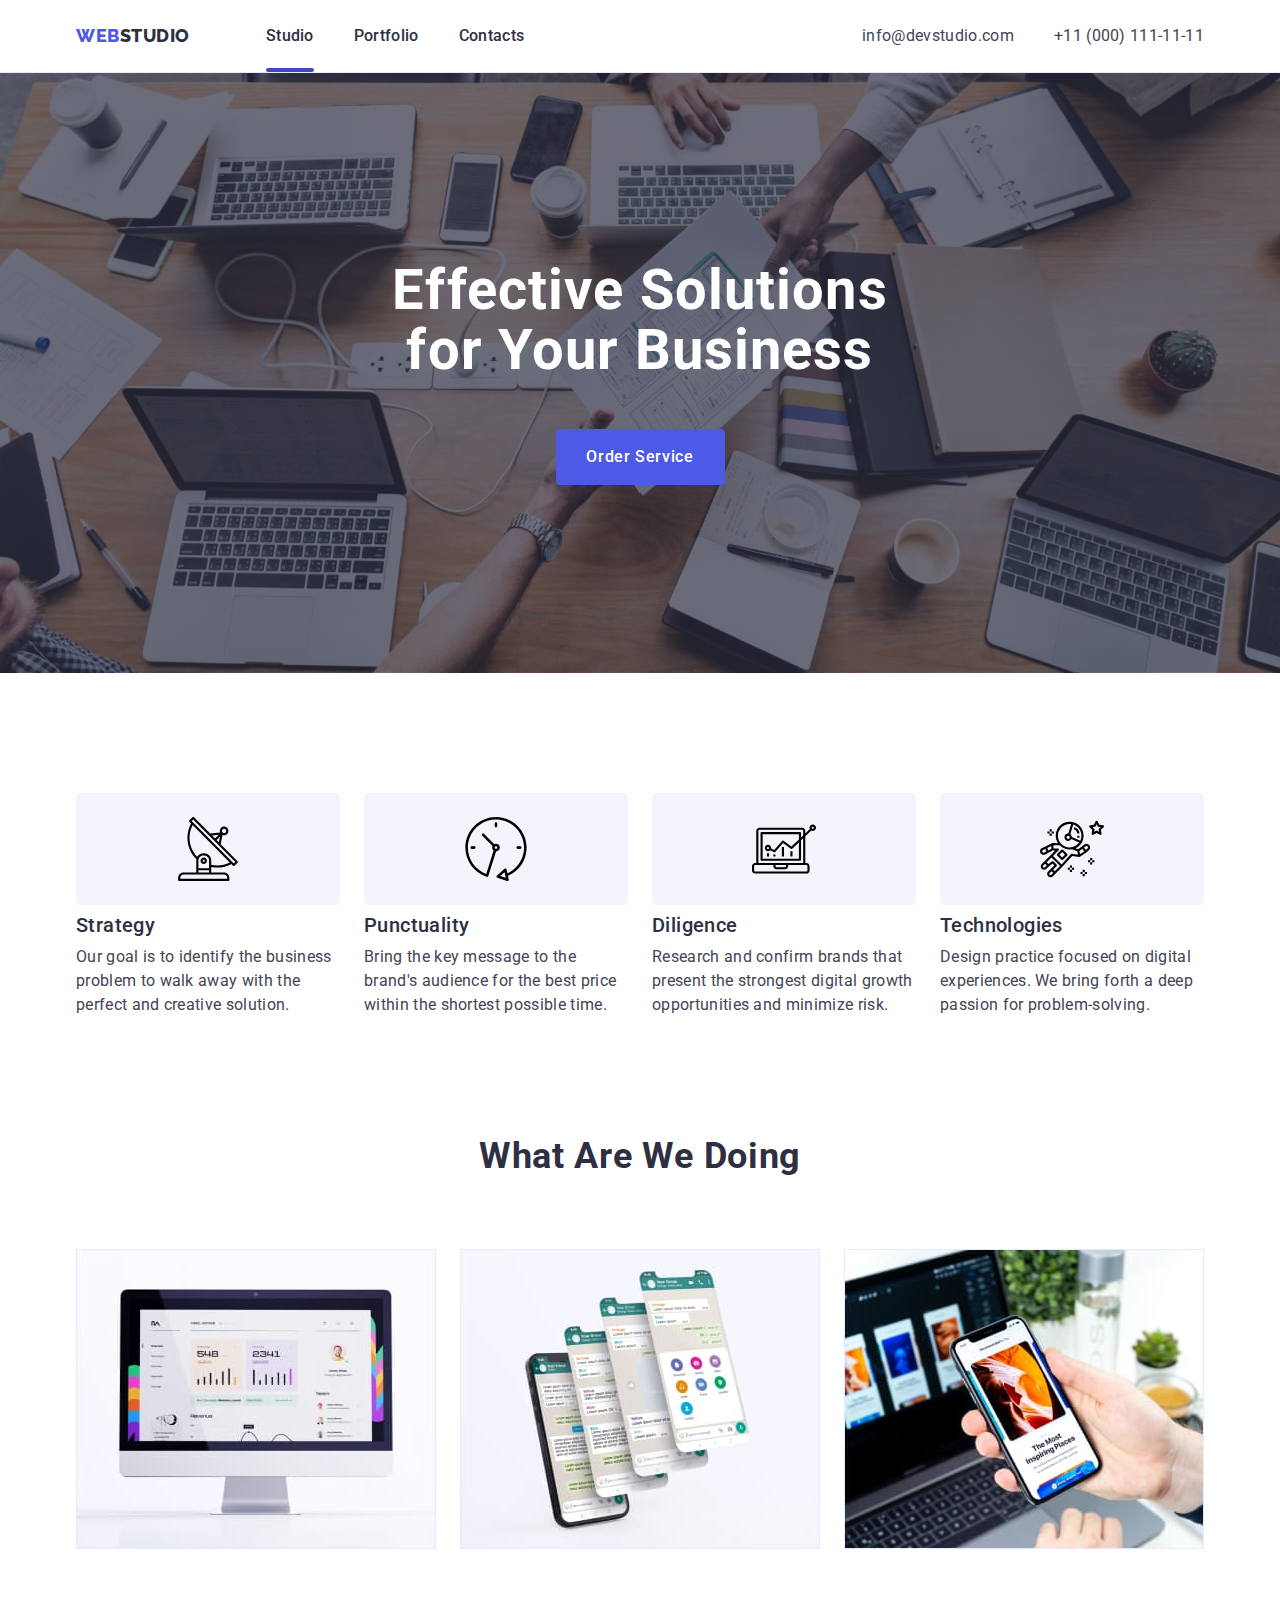
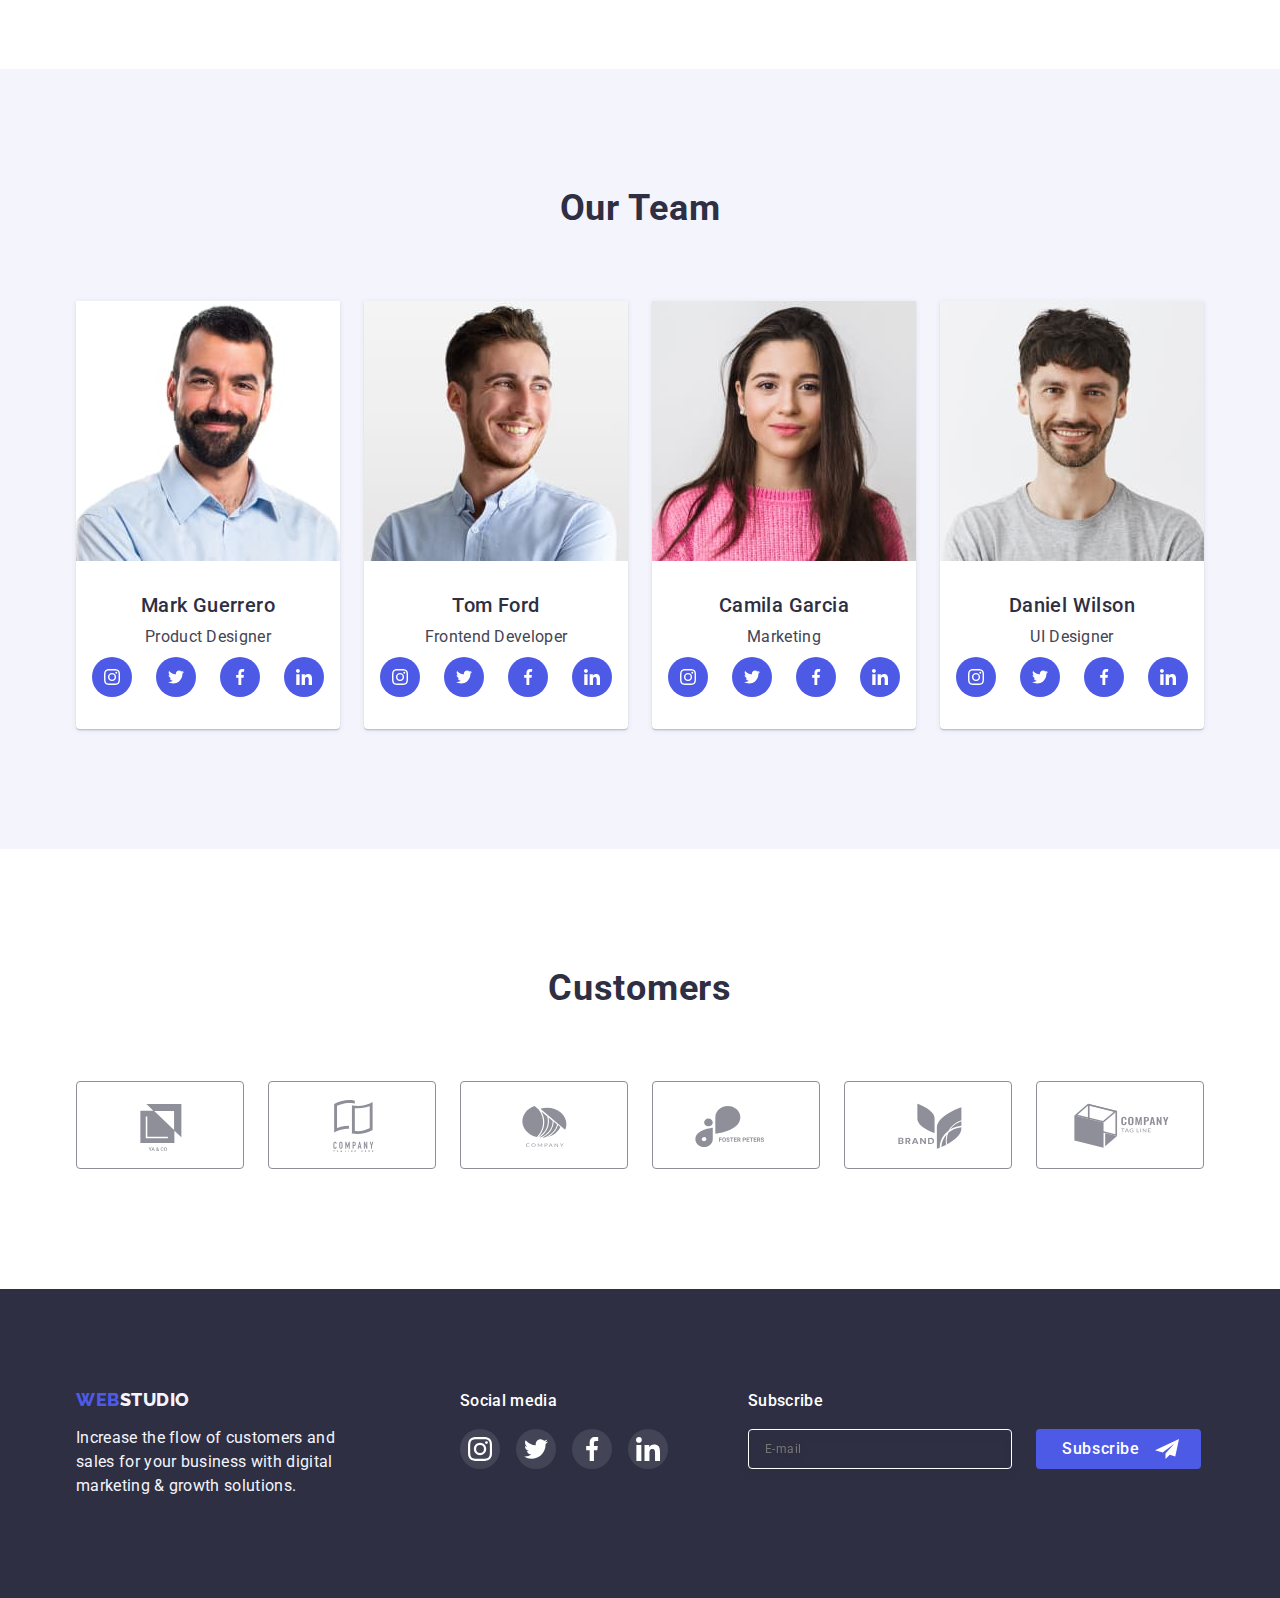
<file: index.html>
<!DOCTYPE html>
<html lang="en">
  <head>
    <meta charset="UTF-8" />
    <meta http-equiv="X-UA-Compatible" content="IE=edge" />
    <meta name="viewport" content="width=device-width, initial-scale=1.0" />
    <title>Studio</title>
    <link rel="preconnect" href="https://fonts.googleapis.com" />
    <link rel="preconnect" href="https://fonts.gstatic.com" crossorigin />
    <link
      href="https://fonts.googleapis.com/css2?family=Raleway:wght@800&family=Roboto:wght@400;500;700;900&display=swap"
      rel="stylesheet"
    />
    <link
      rel="stylesheet"
      href="https://cdnjs.cloudflare.com/ajax/libs/modern-normalize/1.1.0/modern-normalize.min.css"
    />
    <link rel="stylesheet" href="./css/styles.css" />
  </head>
  <body>
    <header class="header">
      <div class="container header-container">
        <nav class="nav">
          <a href="./index.html" class="header-logo link"
            >WEB<span class="header-logo-item">Studio</span></a
          >
          <ul class="header-list list">
            <li class="header-item">
              <a class="header-link link current" href="./index.html">Studio</a>
            </li>
            <li class="header-item">
              <a class="header-link link" href="./portfolio.html">Portfolio</a>
            </li>
            <li class="header-item">
              <a class="header-link link" href="">Contacts</a>
            </li>
          </ul>
        </nav>
        <address class="address">
          <ul class="address-list list">
            <li class="address-item">
              <a class="address-link link" href="mailto:info@devstudio.com"
                >info@devstudio.com</a
              >
            </li>
            <li class="address-item">
              <a class="address-link link" href="tel:+110001111111"
                >+11 (000) 111-11-11</a
              >
            </li>
          </ul>
        </address>
      </div>
    </header>
    <main>
      <section class="hero">
        <div class="container">
          <h1 class="hero-title">Effective Solutions for Your Business</h1>
          <button class="hero-btn" data-modal-open type="button">
            Order Service
          </button>
        </div>
      </section>
      <section class="about">
        <div class="container">
          <h2 hidden class="about-title">about</h2>
          <ul class="about-list list">
            <li class="about-item">
              <div class="about-description">
                <div class="about-description-icon">
                  <svg width="64" height="64" class="about-icon">
                    <use href="./images/icons.svg#icon-antenna"></use>
                  </svg>
                </div>
                <h3 class="about-item-title">Strategy</h3>
                <p class="about-item-text">
                  Our goal is to identify the business problem to walk away with
                  the perfect and creative solution.
                </p>
              </div>
            </li>
            <li class="about-item">
              <div class="about-description">
                <div class="about-description-icon">
                  <svg width="64" height="64" class="about-icon">
                    <use href="./images/icons.svg#icon-clock"></use>
                  </svg>
                </div>
                <h3 class="about-item-title">Punctuality</h3>
                <p class="about-item-text">
                  Bring the key message to the brand's audience for the best
                  price within the shortest possible time.
                </p>
              </div>
            </li>
            <li class="about-item">
              <div class="about-description">
                <div class="about-description-icon">
                  <svg width="64" height="64" class="about-icon">
                    <use href="./images/icons.svg#icon-diagram"></use>
                  </svg>
                </div>
                <h3 class="about-item-title">Diligence</h3>
                <p class="about-item-text">
                  Research and confirm brands that present the strongest digital
                  growth opportunities and minimize risk.
                </p>
              </div>
            </li>
            <li class="about-item">
              <div class="about-description">
                <div class="about-description-icon">
                  <svg width="64" height="64" class="about-icon">
                    <use href="./images/icons.svg#icon-astronaut"></use>
                  </svg>
                </div>
                <h3 class="about-item-title">Technologies</h3>
                <p class="about-item-text">
                  Design practice focused on digital experiences. We bring forth
                  a deep passion for problem-solving.
                </p>
              </div>
            </li>
          </ul>
        </div>
      </section>
      <section class="functions">
        <div class="container functions-container">
          <h2 class="functions-title">What are we doing</h2>
          <ul class="functions-list list">
            <li class="functions-item">
              <img
                src="./images/img-computer.jpg"
                alt="computer shows graphics"
                width="360"
                height="300"
              />
            </li>
            <li class="functions-item">
              <img
                src="./images/img-screenlayers.jpg"
                alt="four iphone screens containing messaging content"
                width="360"
                height="300"
              />
            </li>
            <li class="functions-item">
              <img
                src="./images/img-phone.jpg"
                alt="a man holds iphone in his hand"
                width="360"
                height="300"
              />
            </li>
          </ul>
        </div>
      </section>
      <section class="team">
        <div class="container">
          <h2 class="team-title">Our Team</h2>
          <ul class="team-list list">
            <li class="team-list-item">
              <img
                class="team-img"
                src="./images/img-markguerrero.jpg"
                alt="Mark Guerrero portrait photo"
                width="264"
                height="260"
              />
              <div class="team-list-description">
                <h3 class="team-img-name">Mark Guerrero</h3>
                <p class="team-img-text">Product Designer</p>
                <ul class="team-soc-list list">
                  <li class="team-soc-list-item">
                    <a href="" class="team-soc-link link">
                      <svg width="16" height="16" class="team-soc-icon">
                        <use href="./images/icons.svg#icon-instagram"></use>
                      </svg>
                    </a>
                  </li>
                  <li class="team-soc-list-item">
                    <a href="" class="team-soc-link link">
                      <svg width="16" height="16" class="team-soc-icon">
                        <use href="./images/icons.svg#icon-twitter"></use>
                      </svg>
                    </a>
                  </li>
                  <li class="team-soc-list-item">
                    <a href="" class="team-soc-link link">
                      <svg width="16" height="16" class="team-soc-icon">
                        <use href="./images/icons.svg#icon-facebook"></use>
                      </svg>
                    </a>
                  </li>
                  <li class="team-soc-list-item">
                    <a href="" class="team-soc-link link">
                      <svg width="16" height="16" class="team-soc-icon">
                        <use href="./images/icons.svg#icon-linkedin"></use>
                      </svg>
                    </a>
                  </li>
                </ul>
              </div>
            </li>
            <li class="team-list-item">
              <img
                class="team-img"
                src="./images/img-tomford.jpg"
                alt="Tom Ford portrait photo"
                width="264"
                height="260"
              />
              <div class="team-list-description">
                <h3 class="team-img-name">Tom Ford</h3>
                <p class="team-img-text">Frontend Developer</p>
                <ul class="team-soc-list list">
                  <li class="team-soc-list-item">
                    <a href="" class="team-soc-link">
                      <svg width="16" height="16" class="team-soc-icon">
                        <use href="./images/icons.svg#icon-instagram"></use>
                      </svg>
                    </a>
                  </li>
                  <li class="team-soc-list-item">
                    <a href="" class="team-soc-link">
                      <svg width="16" height="16" class="team-soc-icon">
                        <use href="./images/icons.svg#icon-twitter"></use>
                      </svg>
                    </a>
                  </li>
                  <li class="team-soc-list-item">
                    <a href="" class="team-soc-link">
                      <svg width="16" height="16" class="team-soc-icon">
                        <use href="./images/icons.svg#icon-facebook"></use>
                      </svg>
                    </a>
                  </li>
                  <li class="team-soc-list-item">
                    <a href="" class="team-soc-link">
                      <svg width="16" height="16" class="team-soc-icon">
                        <use href="./images/icons.svg#icon-linkedin"></use>
                      </svg>
                    </a>
                  </li>
                </ul>
              </div>
            </li>
            <li class="team-list-item">
              <img
                class="team-img"
                src="./images/img-camilagarcia.jpg"
                alt="Camila Garcia portrait photo"
                width="264"
                height="260"
              />
              <div class="team-list-description">
                <h3 class="team-img-name">Camila Garcia</h3>
                <p class="team-img-text">Marketing</p>
                <ul class="team-soc-list list">
                  <li class="team-soc-list-item">
                    <a href="" class="team-soc-link">
                      <svg width="16" height="16" class="team-soc-icon">
                        <use href="./images/icons.svg#icon-instagram"></use>
                      </svg>
                    </a>
                  </li>
                  <li class="team-soc-list-item">
                    <a href="" class="team-soc-link">
                      <svg width="16" height="16" class="team-soc-icon">
                        <use href="./images/icons.svg#icon-twitter"></use>
                      </svg>
                    </a>
                  </li>
                  <li class="team-soc-list-item">
                    <a href="" class="team-soc-link">
                      <svg width="16" height="16" class="team-soc-icon">
                        <use href="./images/icons.svg#icon-facebook"></use>
                      </svg>
                    </a>
                  </li>
                  <li class="team-soc-list-item">
                    <a href="" class="team-soc-link">
                      <svg width="16" height="16" class="team-soc-icon">
                        <use href="./images/icons.svg#icon-linkedin"></use>
                      </svg>
                    </a>
                  </li>
                </ul>
              </div>
            </li>
            <li class="team-list-item">
              <img
                class="team-img"
                src="./images/img-danielwilson.jpg"
                alt="Daniel Wilson portrait photo"
                width="264"
                height="260"
              />
              <div class="team-list-description">
                <h3 class="team-img-name">Daniel Wilson</h3>
                <p class="team-img-text">UI Designer</p>
                <ul class="team-soc-list list">
                  <li class="team-soc-list-item">
                    <a href="" class="team-soc-link">
                      <svg width="16" height="16" class="team-soc-icon">
                        <use href="./images/icons.svg#icon-instagram"></use>
                      </svg>
                    </a>
                  </li>
                  <li class="team-soc-list-item">
                    <a href="" class="team-soc-link">
                      <svg width="16" height="16" class="team-soc-icon">
                        <use href="./images/icons.svg#icon-twitter"></use>
                      </svg>
                    </a>
                  </li>
                  <li class="team-soc-list-item">
                    <a href="" class="team-soc-link">
                      <svg width="16" height="16" class="team-soc-icon">
                        <use href="./images/icons.svg#icon-facebook"></use>
                      </svg>
                    </a>
                  </li>
                  <li class="team-soc-list-item">
                    <a href="" class="team-soc-link">
                      <svg width="16" height="16" class="team-soc-icon">
                        <use href="./images/icons.svg#icon-linkedin"></use>
                      </svg>
                    </a>
                  </li>
                </ul>
              </div>
            </li>
          </ul>
        </div>
      </section>
      <section class="customers">
        <div class="container customers-container">
          <h2 class="customers-title">Customers</h2>
          <ul class="customers-list list">
            <li class="customers-list-item">
              <a href="" class="customers-link link">
                <svg width="104" height="56" class="customers-icon">
                  <use href="./images/icons.svg#icon-yaco"></use>
                </svg>
              </a>
            </li>
            <li class="customers-list-item">
              <a href="" class="customers-link link">
                <svg width="104" height="56" class="customers-icon">
                  <use
                    href="./images/icons.svg#icon-company-tagline-here"
                  ></use>
                </svg>
              </a>
            </li>
            <li class="customers-list-item">
              <a href="" class="customers-link link">
                <svg width="104" height="56" class="customers-icon">
                  <use href="./images/icons.svg#icon-company"></use>
                </svg>
              </a>
            </li>
            <li class="customers-list-item">
              <a href="" class="customers-link link">
                <svg width="104" height="56" class="customers-icon">
                  <use href="./images/icons.svg#icon-fosterpeters"></use>
                </svg>
              </a>
            </li>
            <li class="customers-list-item">
              <a href="" class="customers-link link">
                <svg width="104" height="56" class="customers-icon">
                  <use href="./images/icons.svg#icon-brand"></use>
                </svg>
              </a>
            </li>
            <li class="customers-list-item">
              <a href="" class="customers-link link">
                <svg width="104" height="56" class="customers-icon">
                  <use href="./images/icons.svg#icon-company-tagline"></use>
                </svg>
              </a>
            </li>
          </ul>
        </div>
      </section>
    </main>
    <footer class="footer">
      <div class="container footer-container">
        <div class="footer-main">
          <a href="./index.html" class="footer-logo link"
            >Web<span class="footer-logo-item">Studio</span></a
          >
          <p class="footer-text">
            Increase the flow of customers and sales for your business with
            digital marketing & growth solutions.
          </p>
        </div>
        <div class="footer-soc">
          <h2 class="footer-soc-title">Social media</h2>
          <ul class="footer-soc-list list">
            <li class="footer-soc-item">
              <a href="" class="footer-soc-link link">
                <svg width="24" height="24" class="footer-soc-icon">
                  <use href="./images/icons.svg#icon-instagram"></use>
                </svg>
              </a>
            </li>
            <li class="footer-soc-item">
              <a href="" class="footer-soc-link link">
                <svg width="24" height="24" class="footer-soc-icon">
                  <use href="./images/icons.svg#icon-twitter"></use>
                </svg>
              </a>
            </li>
            <li class="footer-soc-item">
              <a href="" class="footer-soc-link link">
                <svg width="24" height="24" class="footer-soc-icon">
                  <use href="./images/icons.svg#icon-facebook"></use>
                </svg>
              </a>
            </li>
            <li class="footer-soc-item">
              <a href="" class="footer-soc-link link">
                <svg width="24" height="24" class="footer-soc-icon">
                  <use href="./images/icons.svg#icon-linkedin"></use>
                </svg>
              </a>
            </li>
          </ul>
        </div>
        <div class="footer-subscribe-field">
      <p class="footer-input-title">Subscribe</p>
      <form>
        <label>
          <div class="footer-input-wrap">
            <input
              type="text"
              name="footer-input"
              class="footer-input"
              placeholder="E-mail"
            />
            <a href="" class="footer-subscribe-link link">
            <button type="button" class="footer-subscribe-btn">
              Subscribe
              <svg width="24" height="24" class="footer-input-icon">
              <use href="./images/icons.svg#icon-subscribe-send"></use>
            </svg>
            </button>
            </a>
          </div>
          </div>
        </label>
      </form>
      </div>
    </footer>
    <div class="backdrop is-hidden" data-modal>
      <div class="modal">
        <button type="button" class="modal-close-button" data-modal-close>
          <svg width="8" height="8" class="modal-cross-icon">
            <use href="./images/icons.svg#icon-cross-button"></use>
          </svg>
        </button>
        <p class="modal-title">Leave your contacts and we will call you back</p>
        <form class="modal-form">
          <label>
            <span class="modal-label modal-label-first">Name</span>
            <div class="input-wrap">
              <input
                type="text"
                name="user-name"
                class="modal-input"
                autofocus
              />
              <svg width="18" height="18" class="modal-input-icon">
                <use href="./images/icons.svg#icon-person-black"></use>
              </svg>
            </div>
          </label>
          <label>
            <span class="modal-label">Phone</span>
            <div class="input-wrap">
              <input type="tel" name="user-phone" class="modal-input" />
              <svg width="18" height="24" class="modal-input-icon">
                <use href="./images/icons.svg#icon-phone-black"></use>
              </svg>
            </div>
          </label>
          <label>
            <span class="modal-label">Email</span>
            <div class="input-wrap">
              <input type="email" name="user-email" class="modal-input" />
              <svg width="18" height="24" class="modal-input-icon">
                <use href="./images/icons.svg#icon-email-black"></use>
              </svg>
            </div>
          </label>
          <label>
            <span class="modal-label">Comment</span>
            <textarea
              name="comment"
              placeholder="Text input"
              class="modal-textarea"
            ></textarea>
          </label>
          <div>
            <input
              type="checkbox"
              id="privacy"
              name="modal-privacy"
              class="modal-checkbox visually-hidden"
            />
            <label for="privacy" class="modal-checkbox-text">
              I accept the terms and conditions of the
              <a href="" class="modal-checkbox-link">Privacy Policy</a></label
            >
          </div>

          <button type="submit" class="modal-submit-btn">Send</button>
        </form>
      </div>
    </div>
    <script src="./js/modal.js"></script>
  </body>
</html>
</file>
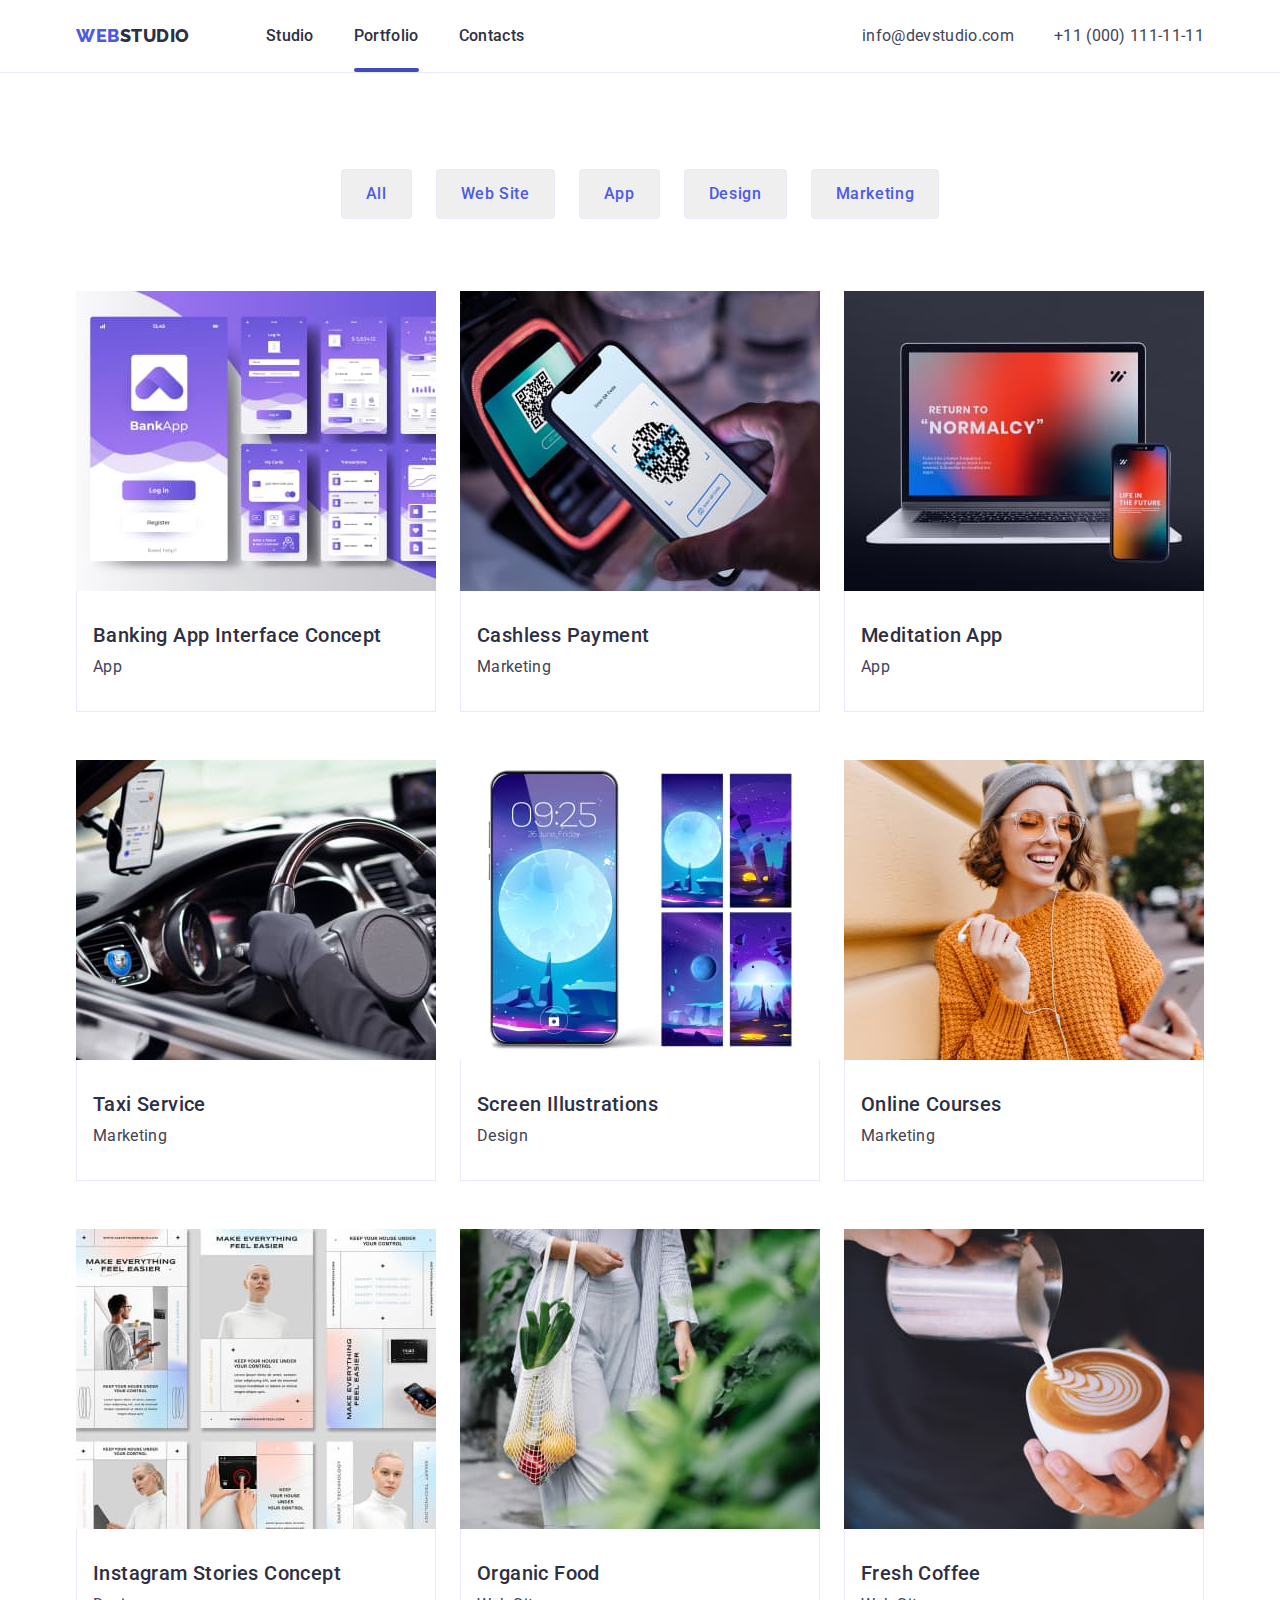
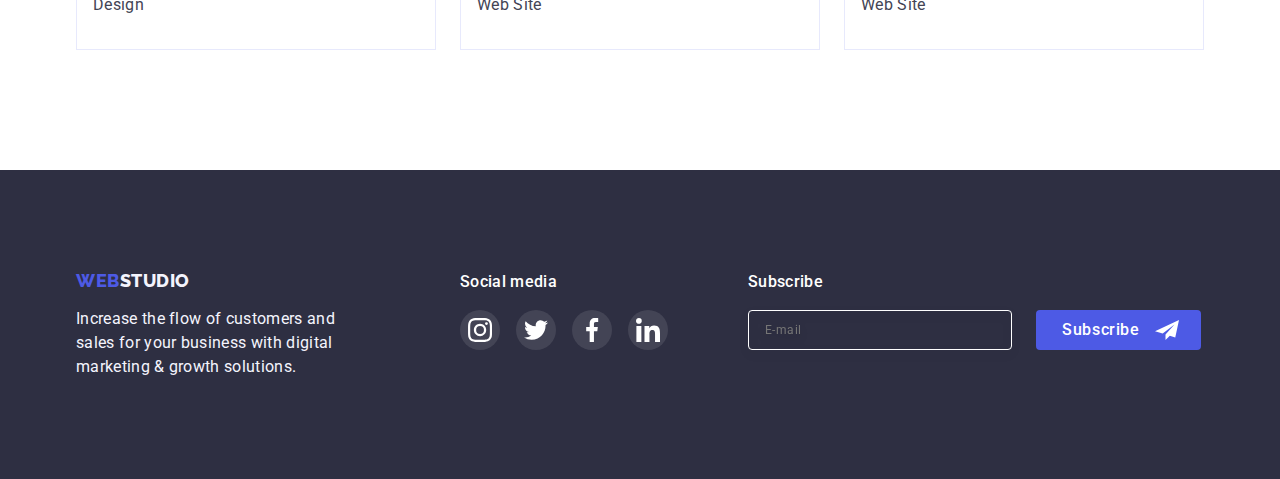
<file: portfolio.html>
<!DOCTYPE html>
<html lang="en">
  <head>
    <meta charset="UTF-8" />
    <meta http-equiv="X-UA-Compatible" content="IE=edge" />
    <meta name="viewport" content="width=device-width, initial-scale=1.0" />
    <title>Portfolio</title>
    <link rel="preconnect" href="https://fonts.googleapis.com" />
    <link rel="preconnect" href="https://fonts.gstatic.com" crossorigin />
    <link
      href="https://fonts.googleapis.com/css2?family=Raleway:wght@800&family=Roboto:wght@400;500;700;900&display=swap"
      rel="stylesheet"
    />
    <link
      rel="stylesheet"
      href="https://cdnjs.cloudflare.com/ajax/libs/modern-normalize/1.1.0/modern-normalize.min.css"
    />
    <link rel="stylesheet" href="./css/styles.css" />
  </head>
  <body>
    <header class="header-portfolio">
      <div class="container header-container">
        <nav class="nav">
          <a href="./index.html" class="header-logo link"
            >WEB<span class="header-logo-item">Studio</span></a
          >
          <ul class="header-list list">
            <li class="header-item">
              <a class="header-link link" href="./index.html">Studio</a>
            </li>
            <li class="header-item">
              <a class="header-link link current" href="./portfolio.html">Portfolio</a>
            </li>
            <li class="header-item">
              <a class="header-link link" href="">Contacts</a>
            </li>
          </ul>
        </nav>
        <address class="address">
          <ul class="address-list list">
            <li class="address-item">
              <a class="address-link link" href="mailto:info@devstudio.com"
                >info@devstudio.com</a
              >
            </li>
            <li class="address-item">
              <a class="address-link link" href="tel:+110001111111"
                >+11 (000) 111-11-11</a
              >
            </li>
          </ul>
        </address>
      </div>
    </header>
    <main>
      <section class="products">
        <div class="container">
          <h1 hidden class="products-title">products</h1>
          <ul class="filters-list list">
            <li class="filters-list-item">
              <button type="button" class="filters-btn">All</button>
            </li>
            <li class="filters-list-item">
              <button type="button" class="filters-btn">Web Site</button>
            </li>
            <li class="filters-list-item">
              <button type="button" class="filters-btn">App</button>
            </li>
            <li class="filters-list-item">
              <button type="button" class="filters-btn">Design</button>
            </li>
            <li class="filters-list-item">
              <button type="button" class="filters-btn">Marketing</button>
            </li>
          </ul>
          <ul class="products-list list">
            <li class="products-list-item">
              <div class="products-list-wrap">
              <a href="" class="products-link link">
                <img
                  src="./images/img-bankingapp.jpg"
                  alt="Banking App Interface Concept"
                  width="360"
                  height="300"
                />
                <p class="products-cover-text">
                  14 Stylish and User-Friendly App Design Concepts · Task
                  Manager App · Calorie Tracker App · Exotic Fruit Ecommerce App
                  · Cloud Storage App
                </p>
                </div>
                <div class="products-list-description">
                  <h2 class="products-item-title">
                    Banking App Interface Concept
                  </h2>
                  <p class="products-item-text">App</p>
                </div>
              </a>
            </li>
            <li class="products-list-item">
              <div class="products-list-wrap">
              <a href="" class="products-link link">
                <img
                  src="./images/img-cashlesspayment.jpg"
                  alt="Cashless Payment"
                  width="360"
                  height="300"
                />
                <p class="products-cover-text">
                  14 Stylish and User-Friendly App Design Concepts · Task
                  Manager App · Calorie Tracker App · Exotic Fruit Ecommerce App
                  · Cloud Storage App
                </p>
                </div>
                <div class="products-list-description">
                  <h2 class="products-item-title">Cashless Payment</h2>
                  <p class="products-item-text">Marketing</p>
                </div>
              </a>
            </li>
            <li class="products-list-item">
              <div class="products-list-wrap">
              <a href="" class="products-link link">
                <img
                  src="./images/img-meditationapp.jpg"
                  alt="Meditation App"
                  width="360"
                  height="300"
                />
                <p class="products-cover-text">
                  14 Stylish and User-Friendly App Design Concepts · Task
                  Manager App · Calorie Tracker App · Exotic Fruit Ecommerce App
                  · Cloud Storage App
                </p>
                </div>
                <div class="products-list-description">
                  <h2 class="products-item-title">Meditation App</h2>
                  <p class="products-item-text">App</p>
                </div>
              </a>
            </li>
            <li class="products-list-item">
              <div class="products-list-wrap">
              <a href="" class="products-link link">
                <img
                  src="./images/img-taxiservice.jpg"
                  alt="Taxi Service"
                  width="360"
                  height="300"
                />
                <p class="products-cover-text">
                  14 Stylish and User-Friendly App Design Concepts · Task
                  Manager App · Calorie Tracker App · Exotic Fruit Ecommerce App
                  · Cloud Storage App
                </p></div>
                <div class="products-list-description">
                  <h2 class="products-item-title">Taxi Service</h2>
                  <p class="products-item-text">Marketing</p>
                </div>
              </a>
            </li>
            <li class="products-list-item">
              <div class="products-list-wrap">
              <a href="" class="products-link link">
                <img
                  src="./images/img-screenillustrations.jpg"
                  alt="Screen Illustrations"
                  width="360"
                  height="300"
                />
                <p class="products-cover-text">
                  14 Stylish and User-Friendly App Design Concepts · Task
                  Manager App · Calorie Tracker App · Exotic Fruit Ecommerce App
                  · Cloud Storage App
                </p></div>
                <div class="products-list-description">
                  <h2 class="products-item-title">Screen Illustrations</h2>
                  <p class="products-item-text">Design</p>
                </div>
              </a>
            </li>
            <li class="products-list-item">
              <div class="products-list-wrap">
              <a href="" class="products-link link">
                <img
                  src="./images/img-onlinecourses.jpg"
                  alt="Online Courses"
                  width="360"
                  height="300"
                />
                <p class="products-cover-text">
                  14 Stylish and User-Friendly App Design Concepts · Task
                  Manager App · Calorie Tracker App · Exotic Fruit Ecommerce App
                  · Cloud Storage App
                </p></div>
                <div class="products-list-description">
                  <h2 class="products-item-title">Online Courses</h2>
                  <p class="products-item-text">Marketing</p>
                </div>
              </a>
            </li>
            <li class="products-list-item">
              <div class="products-list-wrap">
              <a href="" class="products-link link">
                <img
                  src="./images/img-instastoriesconcept.jpg"
                  alt="Instagram Stories Concept"
                  width="360"
                  height="300"
                />
                <p class="products-cover-text">
                  14 Stylish and User-Friendly App Design Concepts · Task
                  Manager App · Calorie Tracker App · Exotic Fruit Ecommerce App
                  · Cloud Storage App
                </p></div>
                <div class="products-list-description">
                  <h2 class="products-item-title">Instagram Stories Concept</h2>
                  <p class="products-item-text">Design</p>
                </div>
              </a>
            </li>
            <li class="products-list-item">
              <div class="products-list-wrap">
              <a href="" class="products-link link">
                <img
                  src="./images/img-organicfood.jpg"
                  alt="Organic Food"
                  width="360"
                  height="300"
                />
                <p class="products-cover-text">
                  14 Stylish and User-Friendly App Design Concepts · Task
                  Manager App · Calorie Tracker App · Exotic Fruit Ecommerce App
                  · Cloud Storage App
                </p></div>
                <div class="products-list-description">
                  <h2 class="products-item-title">Organic Food</h2>
                  <p class="products-item-text">Web Site</p>
                </div>
              </a>
            </li>
            <li class="products-list-item">
              <div class="products-list-wrap">
              <a href="" class="products-link link">
                <img
                  src="./images/img-freshcoffee.jpg"
                  alt="Fresh Coffee"
                  width="360"
                  height="300"
                />
                <p class="products-cover-text">
                  14 Stylish and User-Friendly App Design Concepts · Task
                  Manager App · Calorie Tracker App · Exotic Fruit Ecommerce App
                  · Cloud Storage App
                </p></div>
                <div class="products-list-description">
                  <h2 class="products-item-title">Fresh Coffee</h2>
                  <p class="products-item-text">Web Site</p>
                </div>
              </a>
            </li>
          </ul>
        </div>
      </section>
    </main>
    <footer class="footer">
      <div class="container footer-container">
        <div class="footer-main">
          <a href="./index.html" class="footer-logo link"
            >Web<span class="footer-logo-item">Studio</span></a
          >
          <p class="footer-text">
            Increase the flow of customers and sales for your business with
            digital marketing & growth solutions.
          </p>
        </div>
        <div class="footer-soc">
          <h2 class="footer-soc-title">Social media</h2>
          <ul class="footer-soc-list list">
            <li class="footer-soc-item">
              <a href="" class="footer-soc-link link">
                <svg width="24" height="24" class="team-soc-icon">
                  <use href="./images/icons.svg#icon-instagram"></use>
                </svg>
              </a>
            </li>
            <li class="footer-soc-item">
              <a href="" class="footer-soc-link link">
                <svg width="24" height="24" class="team-soc-icon">
                  <use href="./images/icons.svg#icon-twitter"></use>
                </svg>
              </a>
            </li>
            <li class="footer-soc-item">
              <a href="" class="footer-soc-link link">
                <svg width="24" height="24" class="team-soc-icon">
                  <use href="./images/icons.svg#icon-facebook"></use>
                </svg>
              </a>
            </li>
            <li class="footer-soc-item">
              <a href="" class="footer-soc-link link">
                <svg width="24" height="24" class="team-soc-icon">
                  <use href="./images/icons.svg#icon-linkedin"></use>
                </svg>
              </a>
            </li>
          </ul>
        </div>
      
       <div class="footer-subscribe-field">
      <p class="footer-input-title">Subscribe</p>
      <form>
        <label>
          <div class="footer-input-wrap">
            <input
              type="text"
              name="footer-input"
              class="footer-input"
              placeholder="E-mail"
            />
            <a href="" class="footer-subscribe-link link">
            <button type="button" class="footer-subscribe-btn">
              Subscribe
              <svg width="24" height="24" class="footer-input-icon">
              <use href="./images/icons.svg#icon-subscribe-send"></use>
            </svg>
            </button>
            </a>
          </div>
          </div>
        </label>
      </form>
      </div>
    </footer>
  </body>
</html>
</file>
<file: css/styles.css>
:root {
    --primary-text-color: #2E2F42;
    --secondary-text-color: #434455;
    --primary-accent-color: #4D5AE5;
    --secondary-accent-color: #404bbf;
    --primary-white-color: #FFFFFF;
    --secondary-white-color: #F4F4FD;
    --logo-color: #4D5AE5;
}

body {
    background-color: #FFFFFF;
    color: #434455;
    font-family: 'Roboto', sans-serif;
}

.link {
    text-decoration: none;
}

.list {
    list-style: none;
    margin: 0;
    padding: 0;
}

h1,
h2,
h3,
h4,
h5,
h6,
p {
    margin: 0;
}

ul {
    padding-left: 0;
    margin: 0;
}

header {
    padding-top: 24px;
    padding-bottom: 24px;
    border-bottom: 1px solid #E7E9FC;
}

address {
    font-style: normal;
}

button {
    cursor: pointer;
}

img {
    display: block;
    max-width: 100%;
}

textarea {
  resize: none;
}

.current::after {
    content: "";
    display: block;
    position: absolute;
    width: 100%;
    height: 4px;
    border-radius: 2px;
    top: 44px;
    background-color: var(--secondary-accent-color);
}

.container {
    width: 1158px;
    padding-left: 15px;
    padding-right: 15px;
    margin-right: auto;
    margin-left: auto;
    /* outline: 2px solid red; */
}

.visually-hidden {
    position: absolute;
    width: 1px;
    height: 1px;
    margin: -1px;
    border: 0;
    padding: 0;
    white-space: nowrap;
    clip-path: inset(100%);
    clip: rect(0 0 0 0);
    overflow: hidden;
}

/* --------------HEADER-------------- */

.header-container {
    display: flex;
    justify-content: space-between;
}

.nav {
    display: flex;
    align-items: center;
}

.header-logo {
    margin-right: 76px;
    font-family: 'Raleway', sans-serif;
    font-weight: 800;
    font-size: 18px;
    line-height: 1.17;
    align-items: center;
    letter-spacing: 0.03em;
    text-transform: uppercase;
    color: var(--logo-color);
}

.header-logo-item {
    color: var(--primary-text-color);
}

.header-list {
    display: flex;
    gap: 40px;
}

.header-link {
    display: block;
    position: relative;
    font-weight: 500;
    font-size: 16px;
    line-height: 1.5;
    letter-spacing: 0.02em;
    transition-property: transform, color;
    transition-duration: 250ms;
    transition-timing-function: cubic-bezier(0.4, 0, 0.2, 1);
    color: var(--primary-text-color);
}

.header-link:hover,
.header-link:focus {
    color: var(--secondary-accent-color);
}

.address-list {
    display: flex;
    gap: 40px;
}

.address-link {
    display: block;
    font-size: 16px;
    line-height: 1.5;
    letter-spacing: 0.02em;
    transition-property: transform, color;
        transition-duration: 250ms;
        transition-timing-function: cubic-bezier(0.4, 0, 0.2, 1);
    color: var(--secondary-text-color);
}

.address-link:hover,
.address-link:focus {
    transform: ;
    color: var(--secondary-accent-color);
}

/** -------------------------MAIN-PAGE------------------------- */
/* --------------HERO-------------- */

.hero {
    display: flex;
    background-color: var(--primary-text-color);
    background-image: linear-gradient(rgba(46, 47, 66, 0.7), rgba(46, 47, 66, 0.7)), url(../images/img-people-office.jpg);
    max-width: 1600px;
    background-size: cover;
    background-position: center;
    background-repeat: no-repeat;
    justify-content: center;
    padding-top: 188px;
    padding-bottom: 188px;
    margin: 0 auto;
}

.hero-title {
    max-width: 496px;
    margin-left: auto;
    margin-right: auto;
    font-size: 56px;
    line-height: 1.07;
    text-align: center;
    letter-spacing: 0.02em;
    color: var(--primary-white-color);
}

.hero-btn {
    display: block;
    min-width: 169px;
    height: 56px;
    margin-left: auto;
    margin-right: auto;
    margin-top: 48px;
    border: 1.6px solid var(--primary-accent-color);
    border-radius: 4px;

    font-family: inherit;
    font-weight: 500;
    font-size: 16px;
    line-height: 1.5;
    align-items: center;
    letter-spacing: 0.04em;
    transition-property: transform, color, background-color;
        transition-duration: 250ms;
        transition-timing-function: cubic-bezier(0.4, 0, 0.2, 1);
    color: var(--primary-white-color);
    background-color: var(--primary-accent-color);
}

.hero-btn:hover,
.hero-btn:focus {
    color: var(--primary-white-color);
    background-color: var(--secondary-accent-color);
}

/* --------------ABOUT-------------- */

.about {
    padding-top: 120px;
    padding-bottom: 120px;
    margin-left: auto;
    margin-right: auto;
}

.about-list {
    display: flex;
    justify-content: space-between;
}

.about-item {
    width: 264px;
    flex-basis: calc((100% - 72px) / 4);
}

.about-item-title {
    margin-bottom: 8px;
    font-weight: 500;
    font-size: 20px;
    line-height: 1.2;
    letter-spacing: 0.02em;
    color: var(--primary-text-color);
}

.about-description-icon {
    display: flex;
    width: 264px;
    height: 112px;
    justify-content: center;
    align-items: center;
    border-radius: 4px;
        margin-bottom: 8px;
        background: var(--secondary-white-color);
}

.about-item-text {
    font-size: 16px;
    line-height: 1.5;
    letter-spacing: 0.02em;
    color: var(--secondary-text-color);
}

/* --------------FUNCTIONS-------------- */

.functions {
    padding-bottom: 120px;
}

.functions-title {
    margin-bottom: 72px;
    font-size: 36px;
    line-height: 1.11;
    text-align: center;
    letter-spacing: 0.02em;
    text-transform: capitalize;
    color: var(--primary-text-color);
}

.functions-list {
    display: flex;
    gap: 24px;
}

/* --------------TEAM-------------- */

.team {
    padding-top: 120px;
    padding-bottom: 120px;
    background-color: var(--secondary-white-color);
}

.team-title {
    margin-bottom: 72px;
    font-size: 36px;
    line-height: 1.11;
    text-align: center;
    letter-spacing: 0.02em;
    text-transform: capitalize;
    color: var(--primary-text-color);
}

.team-list {
    display: flex;
    gap: 24px;
}

.team-list-item {
    box-shadow: 0px 1px 6px rgba(46, 47, 66, 0.08), 0px 1px 1px rgba(46, 47, 66, 0.16), 0px 2px 1px rgba(46, 47, 66, 0.08);
    border-radius: 0px 0px 4px 4px;
    background: var(--primary-white-color);
}

.team-list-description {
    padding-top: 32px;
    padding-bottom: 32px;
    text-align: center;
}


.team-img-name {
    margin-bottom: 8px;
    font-weight: 500;
    font-size: 20px;
    line-height: 1.2;
    letter-spacing: 0.02em;
    color: var(--primary-text-color);
}

.team-img-text {
    margin-bottom: 8px;
    font-size: 16px;
    line-height: 1.5;
    letter-spacing: 0.02em;
    color: var(--secondary-text-color);
}

.team-soc-list {
    display: flex;
    justify-content: center;
    gap: 24px;
}

.team-soc-list-item {
    width: 40px;
    height: 40px;
}

.team-soc-link {
    display: flex;
    width: 100%;
    height: 100%;
    border-radius: 50%;
    align-items: center;
    justify-content: center;
    transition-property: transform, background-color;
    transition-duration: 250ms;
    transition-timing-function: cubic-bezier(0.4, 0, 0.2, 1);
    background-color: var(--primary-accent-color);
}

.team-soc-link:hover,
.team-soc-link:focus {
    background-color: var(--secondary-accent-color);
}

.team-soc-icon {
    fill: var(--primary-white-color);
}


/* --------------CUSTOMERS--------------- */

.customers-container {
padding-top: 120px;
    padding-bottom: 120px;
}

.customers-title{
    margin-bottom: 72px;
font-weight: 700;
    font-size: 36px;
    line-height: 1.11;
    text-align: center;
    letter-spacing: 0.02em;
    text-transform: capitalize;
    color: var(--primary-text-color);
}

.customers-list {
    display: flex;
        justify-content: center;
        gap: 24px;
}

.customers-list-item {
    width: 168px;
    height: 88px;
}

.customers-link {
    width: 100%;
    height: 100%;
    display: flex;
    border: 1px solid #8E8F99;
    border-radius: 4px;
    align-items: center;
    justify-content: center;
    transition-property: transform, background-color, color, border-color, fill;
        transition-duration: 250ms;
        transition-timing-function: cubic-bezier(0.4, 0, 0.2, 1);
    color: #8E8F99;
}

.customers-icon {
    fill: currentColor;
}

.customers-link:hover,
.customers-link:focus {
    background-color: var(--primary-white-color);
    color: var(--secondary-accent-color);
    border-color: var(--secondary-accent-color);
}

.customers-link:hover .customers-icon {
    fill: var(--secondary-accent-color);
}

/** -------------------------PORTFOLIO------------------------- */

/* --------------HEADER--------------- */

.header-portfolio {
    padding-top: 24px;
    padding-bottom: 24px;
}

/* --------------FILTERS-PRODUCTS-------------- */

.products {
    padding-top: 96px;
    padding-bottom: 120px;
}

.filters-list {
    display: flex;
    gap: 24px;
    justify-content: center;
    margin-bottom: 72px;
}

.filters-btn {
    display: block;
    padding: 12px 24px;
    border-radius: 4px;
    border: 1px solid #E7E9FC;
    font-family: inherit;
    font-weight: 500;
    font-size: 16px;
    line-height: 1.5;
    display: flex;
    align-items: center;
    text-align: center;
    transition-property: transform, background-color, color, box-shadow;
        transition-duration: 250ms;
        transition-timing-function: cubic-bezier(0.4, 0, 0.2, 1);
    letter-spacing: 0.04em;
    
    color: var(--primary-accent-color);
    cursor: pointer;
}

.filters-btn:hover,
.filters-btn:focus {
    background-color: var(--secondary-accent-color);
    color: var(--primary-white-color);
    box-shadow: 0px 3px 1px rgba(0, 0, 0, 0.1), 0px 2px 1px rgba(0, 0, 0, 0.08), 0px 2px 2px rgba(0, 0, 0, 0.12);
}

.products-list {
    display: flex;
    flex-wrap: wrap;
    column-gap: 24px;
    row-gap: 48px;
    padding: 0;
}

.products-cover-text {
    position: absolute;
    top: 0;
    font-size: 16px;
        line-height: 1.5;
        letter-spacing: 0.02em;
        color: var(--secondary-white-color);
        background-color: var(--primary-accent-color);
        padding-top: 40px;
        padding-right: 32px;
        padding-bottom: 164px;
        padding-left: 32px;
        height: 100%;
        transform: translateY(100%);
        transition: transform 300ms linear;
}

.products-list-description {
    padding: 32px 16px;
    border-bottom: 1px solid #E7E9FC;
    border-left: 1px solid #E7E9FC;
    border-right: 1px solid #E7E9FC;
}

.products-list-item {
    max-width: 360px;
    flex-basis: calc((100% - 48px) / 3);
    transition-property: transform, box-shadow;
        transition-duration: 250ms;
        transition-timing-function: cubic-bezier(0.4, 0, 0.2, 1);
}

.products-list-item:hover,
.products-list-item:focus {
    box-shadow: 0px 1px 6px rgba(46, 47, 66, 0.08), 0px 1px 1px rgba(46, 47, 66, 0.16), 0px 2px 1px rgba(46, 47, 66, 0.08);
}

.products-list-wrap {
    position: relative;
    overflow: hidden;
}

.products-list-item:hover .products-cover-text {
    transform: translateY(0);
}

.products-item-title {
    font-weight: 500;
    margin-bottom: 8px;
    font-size: 20px;
    line-height: 1.2;
    letter-spacing: 0.02em;
    color: var(--primary-text-color);
}

.products-item-text {
    font-size: 16px;
    line-height: 1.5;
    letter-spacing: 0.02em;
    color: var(--secondary-text-color);
}

/* --------------FOOTER-------------- */

.footer {
    display: flex;
    padding-top: 100px;
    padding-bottom: 100px;
    background-color: var(--primary-text-color);
}

.footer-logo {
    margin-bottom: 16px;
    font-family: 'Raleway', sans-serif;
    font-weight: 800;
    font-size: 18px;
    line-height: 1.17;
    display: flex;
    align-items: center;
    letter-spacing: 0.03em;
    text-transform: uppercase;
    color: var(--logo-color);
}

.footer-logo-item {
    color: var(--secondary-white-color);
}

.footer-text {
    max-width: 264px;
    font-size: 16px;
    line-height: 1.5;
    letter-spacing: 0.02em;
    color: var(--secondary-white-color);
}

.footer-container {
    display: flex;
}

.footer-main {
    margin-right: 120px;
}

.footer-soc-title {
    margin-bottom: 16px;
    font-weight: 500;
        font-size: 16px;
        line-height: 1.5;
        letter-spacing: 0.02em;
        color: var(--primary-white-color);
}

.footer-soc-list {
    display: flex;
    justify-content: flex-start;
    gap: 16px;
}

.footer-soc-item {
    width: 40px;
    height: 40px;
}

.footer-soc-link {
    display: flex;
    width: 100%;
    height: 100%;
    border-radius: 50%;
    align-items: center;
    justify-content: center;
    transition-property: transform, background-color;
        transition-duration: 250ms;
        transition-timing-function: cubic-bezier(0.4, 0, 0.2, 1);
    background-color: rgba(255, 255, 255, 0.1);
}

.footer-soc-link:hover,
.footer-soc-link:focus {
    background-color: #31D0AA;
}

.footer-soc-icon {
    fill: var(--primary-white-color);
}

.footer-subscribe-field {
    margin-left: 80px;
}

.footer-input-title {
    margin-bottom: 16px;
    font-weight: 500;
        font-size: 16px;
        line-height: 1.5;
        letter-spacing: 0.02em;
        color: var(--primary-white-color);
}

.footer-input-wrap {
    display: flex;
}

.footer-input {
    background-color: transparent;
    width: 264px;
    height: 40px;
    padding: 8px 16px;
    font-size: 12px;
        line-height: 2;
        letter-spacing: 0.04em;
        color: var(--primary-white-color);
    border: 1px solid var(--primary-white-color);
        filter: drop-shadow(0px 4px 4px rgba(0, 0, 0, 0.15));
        border-radius: 4px;
}

.footer-subscribe-btn {
    display: flex;
    position: relative;
    padding: 8px 24px;
    width: 165px;
    height: 40px;
    margin-left: 24px;
    color: var(--primary-white-color);
    background-color: var(--primary-accent-color);
        border-radius: 4px;
        border-color: transparent;
        font-family: inherit;
        font-weight: 500;
            font-size: 16px;
            line-height: 1.5;
            align-items: center;
            text-align: center;
            letter-spacing: 0.04em;
                transition-duration: 250ms;
                transition-timing-function: cubic-bezier(0.4, 0, 0.2, 1);
}

.footer-subscribe-btn:hover,
.footer-subscribe-btn:focus {
    background-color: var(--secondary-accent-color);
}

.footer-input-icon {
    position: absolute;
    fill: var(--primary-white-color);
    top: 8;
    left: 117px;
}

/** -------------------------MODAL------------------------- */

.backdrop {
    position: fixed;
    top: 0;
    height: 100%;
    width: 100%;
    background-color: rgba(46, 47, 66, 0.4);
    transition: opacity 300ms linear, visibility 300ms linear;
}

.modal {
    position: absolute;
    top: 50%;
    left: 50%;
    transform: translate(-50%, -50%) scaleY(1);
    transition: transform 300ms linear;
    width: 408px;
    min-height: 576px;
    background: #FCFCFC;
        box-shadow: 0px 1px 1px rgba(0, 0, 0, 0.14), 0px 1px 3px rgba(0, 0, 0, 0.12), 0px 2px 1px rgba(0, 0, 0, 0.2);
        border-radius: 4px;
        padding-top: 72px;
        padding-right: 24px;
        padding-bottom: 24px;
        padding-left: 24px;

}

.backdrop.is-hidden .modal {
    transform: translate(-50%, -50%) scaleY(0);
}

.modal-close-button {
    display: block;
    position: absolute;
    margin-left: auto;
    margin-bottom: 24px;
        top: 24px;
        right: 24px;
        width: 24px;
        height: 24px;
        fill: var(--primary-text-color);
        background-color: #E7E9FC;
        border-radius: 50%;
        border: 1px solid rgba(0, 0, 0, 0.1);
        transition: fill 250ms cubic-bezier(0.4, 0, 0.2, 1), background-color 250ms cubic-bezier(0.4, 0, 0.2, 1), border 250ms cubic-bezier(0.4, 0, 0.2, 1);
        cursor: pointer;
}

.modal-close-button:hover,
.modal-close-button:focus {
    background-color: var(--secondary-accent-color);
    fill: var(--primary-white-color);
    border: 1px solid transparent;
}

.modal-cross-icon {
    position: absolute;
    top: 50%;
        left: 50%;
        transform: translate(-50%, -50%);
}

.is-hidden {
    opacity: 0;
    visibility: hidden;
    pointer-events: none;
}

.modal-title {
   margin-bottom: 16px; 
font-weight: 500;
font-size: 16px;
line-height: 1.5;
text-align: center;
letter-spacing: 0.02em;
text-align: center;
color: var(--primary-text-color);
}

.modal-label {
    display: inline-block;
    margin-top: 8px;
    margin-bottom: 4px;
    font-size: 12px;
    line-height: 1.17;
    letter-spacing: 0.01em;
    color: #8E8F99;
}

.modal-label-first {
    margin-top: 0;
}

.input-wrap {
    position: relative;
}

.modal-input {
    width: 100%;
    height: 40px;
    border: 1px solid rgba(46, 47, 66, 0.4);
border-radius: 4px;
padding-left: 38px;
outline: transparent;
background-color: transparent;
}

.modal-input::placeholder {
    font-size: 12px;
line-height: 1.17;
letter-spacing: 0.04em;
color: rgba(46, 47, 66, 0.4);
}

.modal-input:focus {
border-color: var(--primary-accent-color);
}

.modal-input-icon {
    position: absolute;
    left: 19px;
    top: 50%;
    transform: translateY(-50%);
}

.modal-input:focus + .modal-input-icon {
    fill: var(--primary-accent-color);
}

.modal-textarea {
    width: 100%;
    height: 120px;
    padding-top: 8px;
    padding-left: 16px;
        border: 1px solid rgba(46, 47, 66, 0.4);
        border-radius: 4px;
        font-size: 12px;
            line-height: 1.17;
            letter-spacing: 0.04em;
            color: rgba(46, 47, 66, 0.4);
            outline: transparent;
            background-color: transparent;
}

.modal-textarea:focus {
    border-color: var(--primary-accent-color);
}

.modal-textarea::placeholder {
    font-size: 12px;
    line-height: 1.17;
    letter-spacing: 0.04em;
    color: rgba(46, 47, 66, 0.4);
}

.modal-checkbox:checked + .modal-checkbox-text::before {
    background-color: var(--secondary-accent-color);
    border: none;
    background-image: url(../images/icon-vector.svg);
    background-repeat: no-repeat;
    background-position: center;
}

.modal-checkbox:focus + .modal-checkbox-text::before {
    border-color: var(--secondary-accent-color);
}

.modal-checkbox-text {
    display: flex;
    align-items: center;
    gap: 8px;
    margin-top: 8px;
        margin-bottom: 4px;
        font-size: 12px;
        line-height: 1.17;
        letter-spacing: 0.04em;
        color: #8E8F99;
        transition: background-color 250ms linear;
}

.modal-checkbox-text::before {
    content: '';
width: 16px;
height: 16px;
border: 1px solid rgba(46, 47, 66, 0.4);
    border-radius: 2px;
}

.modal-checkbox-link {
    font-size: 12px;
    line-height: 1.33;
    letter-spacing: 0.04em;
    text-decoration-line: underline;
    color: var(--primary-accent-color)
}

.modal-submit-btn {
    display: block;
        min-width: 169px;
        height: 56px;
        margin-left: auto;
        margin-right: auto;
        margin-top: 24px;
        border-color: transparent;
        border-radius: 4px;
        font-family: inherit;
        font-weight: 500;
        font-size: 16px;
        line-height: 1.5;
        align-items: center;
        letter-spacing: 0.04em;
        transition-duration: 250ms;
        transition-timing-function: cubic-bezier(0.4, 0, 0.2, 1);
        color: var(--primary-white-color);
        background-color: var(--primary-accent-color);
    }
    
    .modal-submit-btn:hover,
    .modal-submit-btn:focus {
        color: var(--primary-white-color);
        background-color: var(--secondary-accent-color);
    }
</file>
